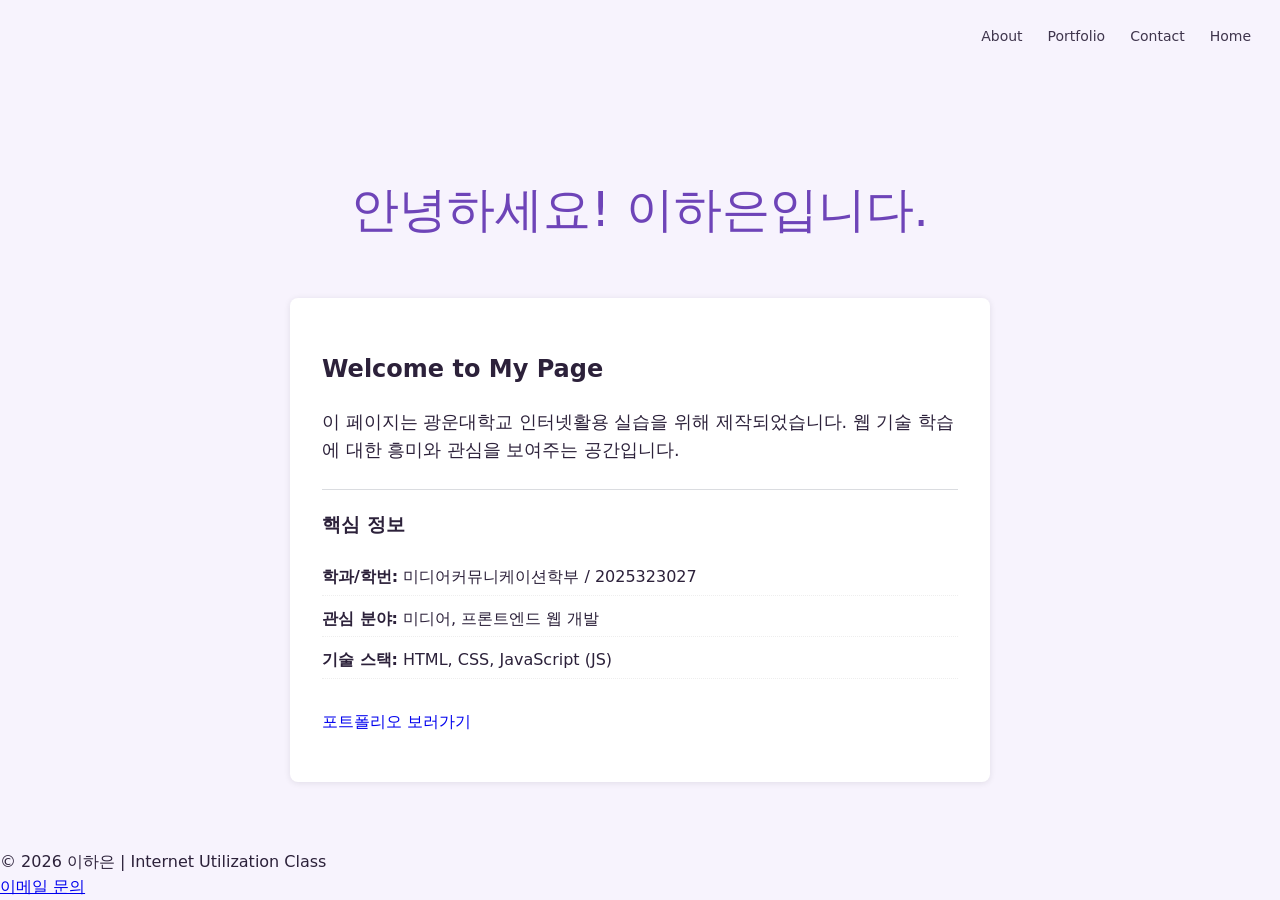
<file: index.html>
<!DOCTYPE html>
<html lang="ko">
<head>
  <meta charset="UTF-8" />
  <meta name="viewport" content="width=device-width, initial-scale=1.0"/>
  <title>이하은 홈 | 인터넷활용 실습</title>
  <link rel="stylesheet" href="style.css">
</head>
<body>
<header>
  <a href="about.html">About</a>
  <a href="portfolio.html">Portfolio</a>
  <a href="contact.html">Contact</a>
  <a href="index.html" class="google-sign-in-button">Home</a> 
</header>

<div class="main-content">
  
  <h1 class="main-title">안녕하세요! 이하은입니다.</h2>
  
  <section class="content-wrapper home-intro">
    <h2>Welcome to My Page</h2>
    
    <p style="font-size: 1.1rem; margin-bottom: 25px;">
        이 페이지는 광운대학교 인터넷활용 실습을 위해 제작되었습니다. 
        웹 기술 학습에 대한 흥미와 관심을 보여주는 공간입니다.
    </p>

    <hr style="border: 0; border-top: 1px solid var(--border); margin: 20px 0;">
    
    <h3>핵심 정보</h3>
    <ul class="clean-list">
      <li><strong>학과/학번:</strong> 미디어커뮤니케이션학부 / 2025323027</li>
      <li><strong>관심 분야:</strong> 미디어, 프론트엔드 웹 개발</li>
      <li><strong>기술 스택:</strong> HTML, CSS, JavaScript (JS)</li>
    </ul>
    
    <p style="margin-top: 30px;">
        <a href="portfolio.html" class="submit-button" style="text-decoration: none;">포트폴리오 보러가기</a>
    </p>
  </section>
</div>

<footer>
  <div class="footer-country">이하은 | Internet Utilization Class</div>
  <div class="footer-links">
    <div>
      <a href="mailto:haeunlee1234@gmail.com">이메일 문의</a>
    </div>
  </div>
</footer>
<script>
  const yearSpan = document.createElement('span');
  yearSpan.id = 'year';
  
  const footerCountry = document.querySelector('.footer-country');
  if (footerCountry && !document.getElementById('year')) {
      footerCountry.innerHTML = `&copy; <span id="year">${new Date().getFullYear()}</span> 이하은 | Internet Utilization Class`;
  } else if (document.getElementById('year')) {
      document.getElementById('year').textContent = new Date().getFullYear();
  }
</script>
</body>
</html>
</file>
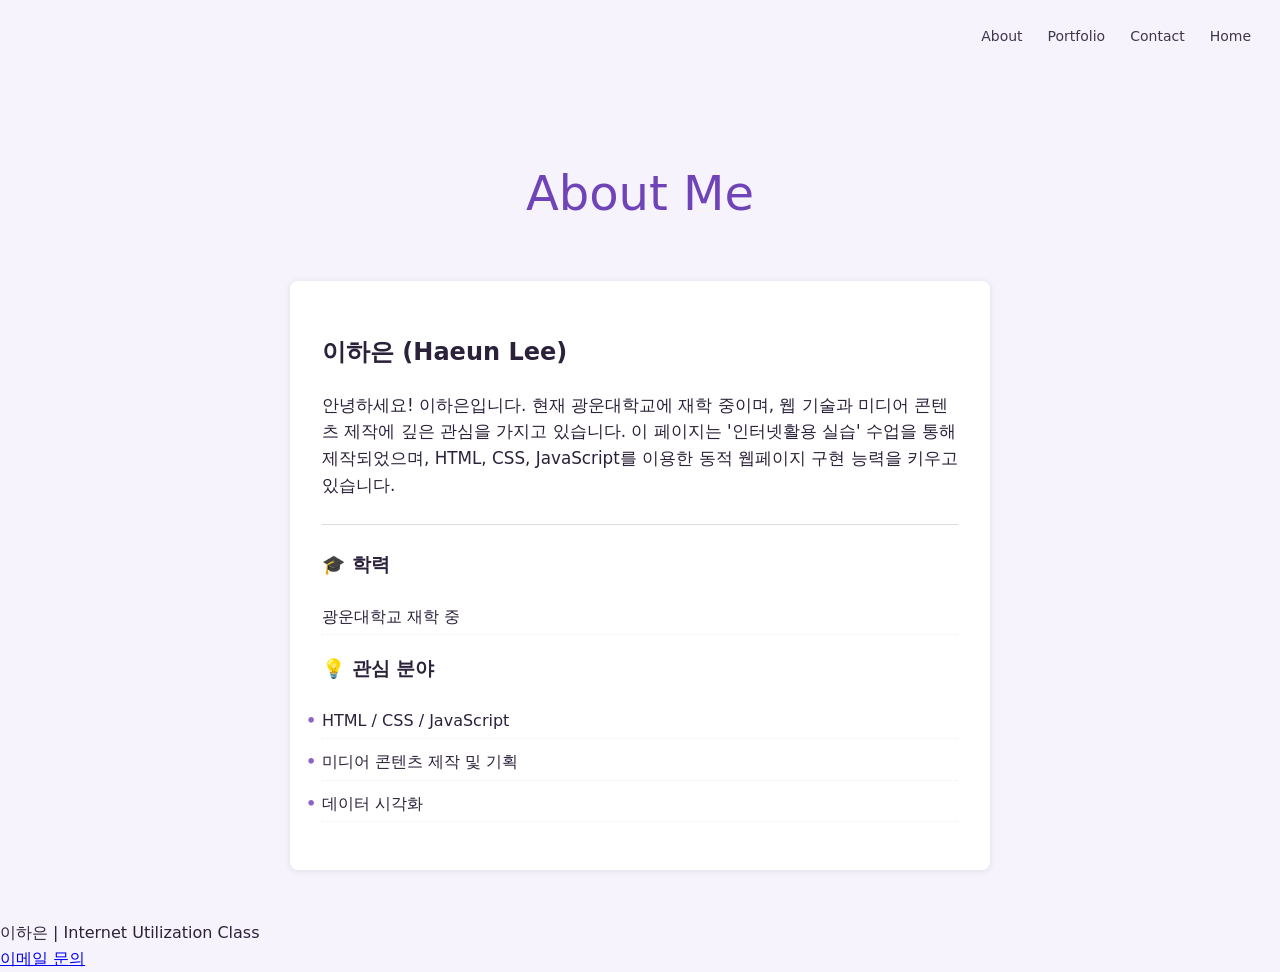
<file: about.html>
<!DOCTYPE html>
<html lang="ko">
<head>
  <meta charset="UTF-8" />
  <meta name="viewport" content="width=device-width, initial-scale=1.0"/>
  <title>이하은 소개 | 인터넷활용 실습</title>
  <link rel="stylesheet" href="style.css">
</head>
<body>
<header>
  <a href="about.html">About</a>
  <a href="portfolio.html">Portfolio</a>
  <a href="contact.html">Contact</a>
  <a href="index.html" class="google-sign-in-button">Home</a> 
</header>

<div class="main-content">
  
  <h1 class="main-title">About Me</h1>
  
  <section class="content-wrapper">
    <h2>이하은 (Haeun Lee)</h2>
    
    <p class="description-text">
        안녕하세요! 이하은입니다. 현재 광운대학교에 재학 중이며, 웹 기술과 미디어 콘텐츠 제작에 깊은 관심을 가지고 있습니다.
        이 페이지는 '인터넷활용 실습' 수업을 통해 제작되었으며, HTML, CSS, JavaScript를 이용한 동적 웹페이지 구현 능력을 키우고 있습니다.
    </p>

    <hr style="border: 0; border-top: 1px solid var(--border); margin: 25px 0;">

    <div class="info-section">
        <h3>🎓 학력</h3>
        <ul class="clean-list">
          <li>광운대학교 재학 중</li>
        </ul>
        
        <h3>💡 관심 분야</h3>
        <ul class="interest-list">
          <li>HTML / CSS / JavaScript</li>
          <li>미디어 콘텐츠 제작 및 기획</li>
          <li>데이터 시각화</li>
        </ul>
    </div>
  </section>
</div>

<footer>
  <div class="footer-country">이하은 | Internet Utilization Class</div>
  <div class="footer-links">
    <div>
      <a href="mailto:haeunlee1234@gmail.com">이메일 문의</a>
    </div>
  </div>
</footer>
<script>
  // 푸터 연도 표시 스크립트 (기존 코드에서 가져옴)
  // 이 스크립트를 사용하려면 <footer> 안에 <span id="year"></span> 요소가 있어야 합니다.
  const yearSpan = document.createElement('span');
  yearSpan.id = 'year';
  const smallTag = document.createElement('small');
  smallTag.innerHTML = '&copy; ';
  smallTag.appendChild(yearSpan);
  smallTag.innerHTML += ' 이름: 이하은';
</file>
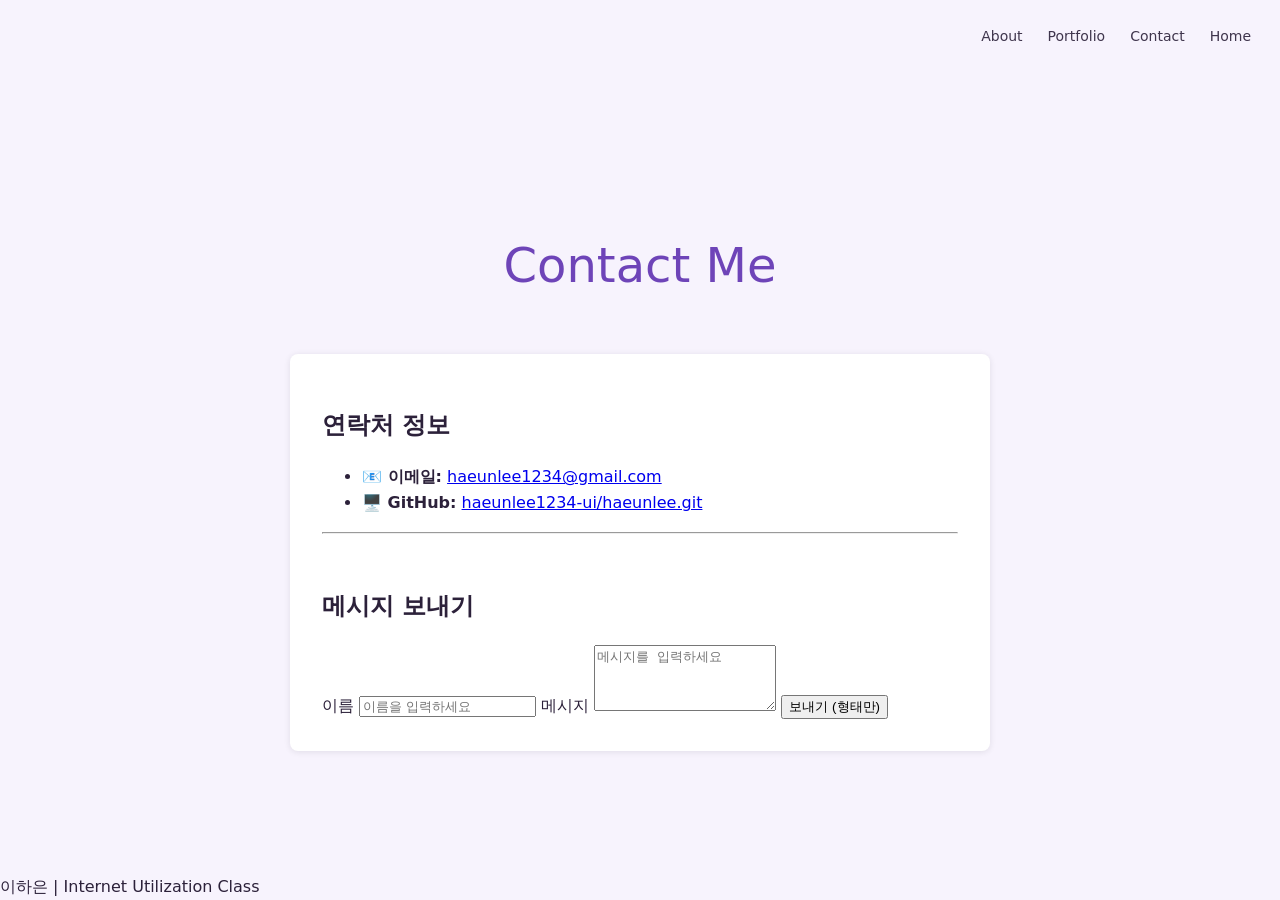
<file: contact.html>
<!DOCTYPE html>
<html lang="ko">
<head>
  <meta charset="UTF-8" />
  <meta name="viewport" content="width=device-width, initial-scale=1.0"/>
  <title>이하은 연락처 | 인터넷활용 실습</title>
  <link rel="stylesheet" href="style.css">
</head>
<body>
<header>
  <a href="about.html">About</a>
  <a href="portfolio.html">Portfolio</a>
  <a href="contact.html">Contact</a>
  <a href="index.html" class="google-sign-in-button">Home</a> 
</header>

<div class="main-content">
  
  <h1 class="main-title">Contact Me</h1>

  <section class="content-wrapper contact-page">
    <h2>연락처 정보</h2>
    
    <ul class="contact-info-list">
      <li>
        <strong>📧 이메일:</strong> 
        <a href="mailto:haeunlee1234@gmail.com">haeunlee1234@gmail.com</a>
      </li>
      <li>
        <strong>🖥️ GitHub:</strong> 
        <a href="https://github.com/haeunlee1234-ui/haeunlee.git" target="_blank">haeunlee1234-ui/haeunlee.git</a>
      </li>
    </ul>

    <hr>
    <br>
    
    <h2>메시지 보내기</h2>
    <form class="contact-form" onsubmit="return false;">
      <label for="name">이름</label>
      <input type="text" id="name" placeholder="이름을 입력하세요">
      
      <label for="message">메시지</label>
      <textarea id="message" rows="4" placeholder="메시지를 입력하세요"></textarea>
      
      <button type="submit" class="submit-button">보내기 (형태만)</button>
    </form>
  </section>
</div>

<footer>
  <div class="footer-country">이하은 | Internet Utilization Class</div>
  <div class="footer-
</file>
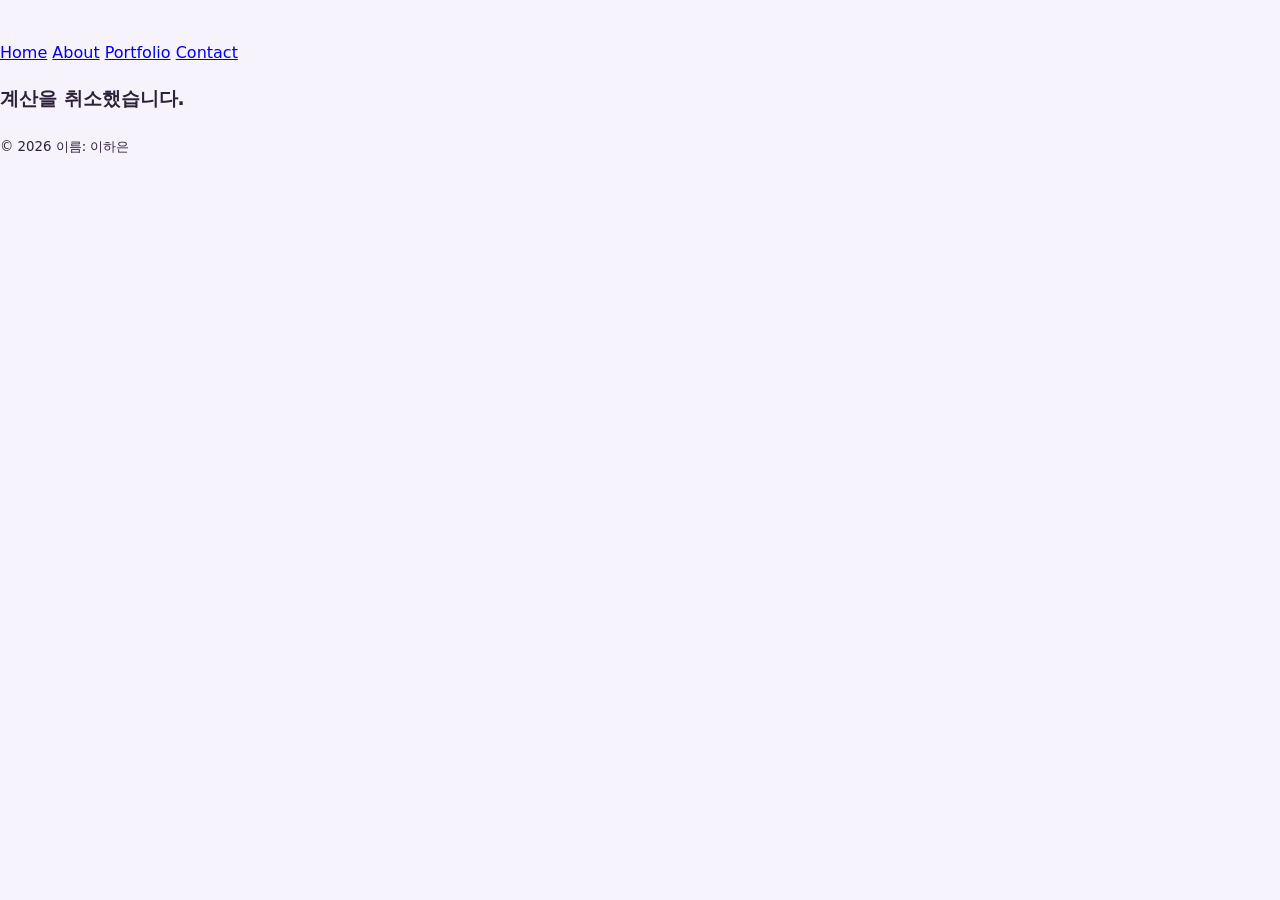
<file: dday.html>
<!DOCTYPE html>
<html lang="ko">
<head>
  <meta charset="UTF-8" />
  <meta name="viewport" content="width=device-width, initial-scale=1.0"/>
  <title>디데이</title>
  <link rel="stylesheet" href="style.css">
</head>
<body>
<header>
</header>
<nav>
  <a href="index.html">Home</a>
  <a href="about.html">About</a>
  <a href="portfolio.html">Portfolio</a>
  <a href="contact.html">Contact</a>
</nav>
<main class="container">
<section>
  <script>
    let now = new Date();
    let year = prompt("연도를 입력하세요", "2025");
    let month = prompt("월을 입력하세요", "11");
    let day = prompt("일을 입력하세요", "13");

     if (!year || !month || !day) {
      document.write("<h3>계산을 취소했습니다.</h3>");
    } else {
      let targetDate = new Date(year, month - 1, day); 
      let diffMs = targetDate.getTime() - now.getTime();
      let diffDay = Math.ceil(diffMs / (1000 * 60 * 60 * 24));
      document.write("<h3>목표 날짜: " + targetDate.toLocaleString() + "</h3>"); 

      if (diffDay === 0) {
        document.write("<h3> D-Day 입니다!</h3>");
      } else if (diffDay > 0) {
        document.write("<h3> D-" + diffDay + "일 남았습니다.</h3>");
      } else {
        document.write("<h3> D+" + Math.abs(diffDay) + "일 지났습니다.</h3>"); 
      }

      document.write("<hr>");
      document.write("<p>오늘 날짜: " + now.toLocaleString() + "</p>");
      document.write("<p><i>새로고침(F5)을 눌러 다시 계산할 수 있습니다.</i></p>");
    }
  </script>
</section>
</main>
<footer>
  <small>&copy; <span id="year"></span> 이름: 이하은</small>
</footer>
<script src="script.js"></script>
</body>
</html>
</file>
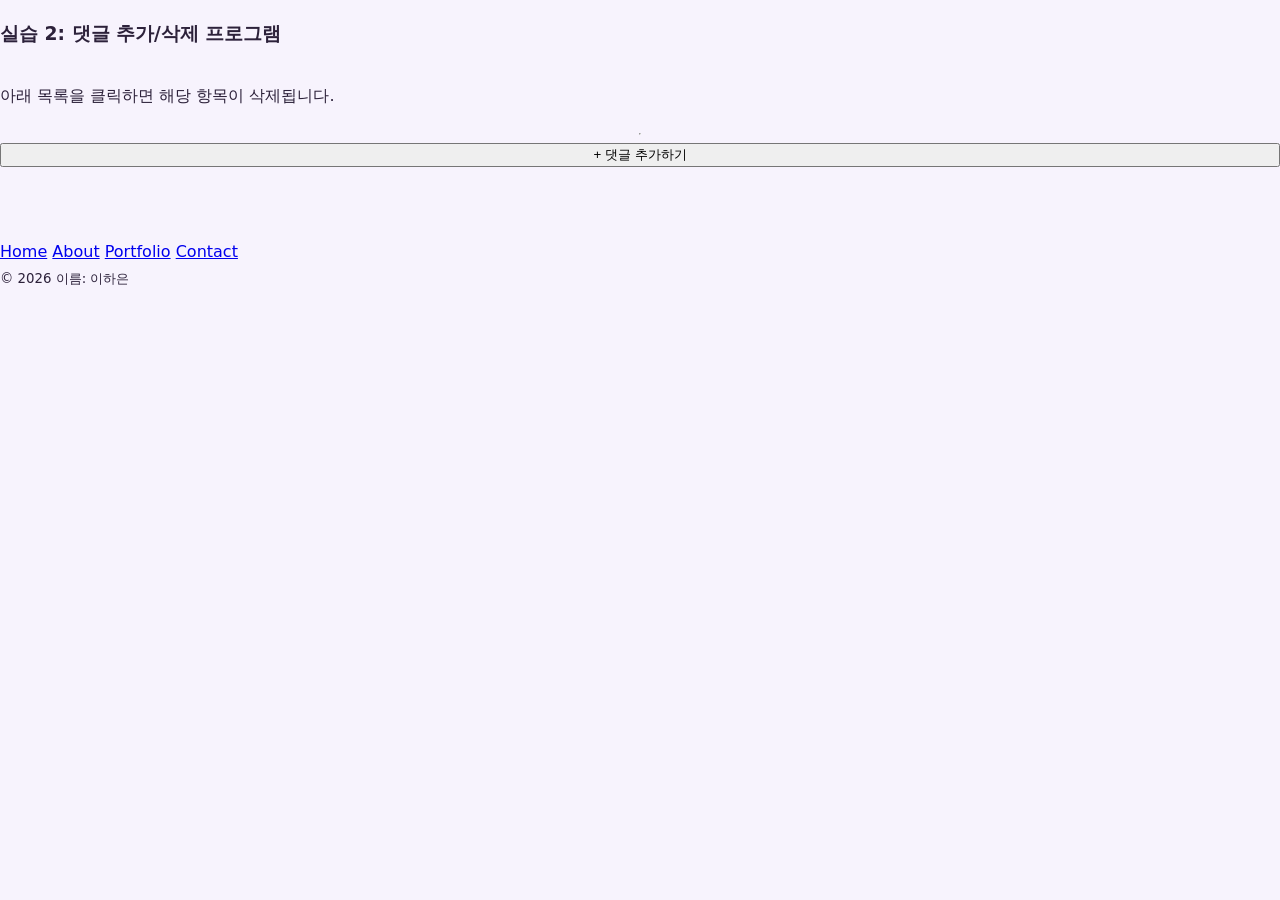
<file: dom_list.html>
<!DOCTYPE html>
<html lang="ko">
<head>
  <meta charset="UTF-8" />
  <meta name="viewport" content="width=device-width, initial-scale=1.0"/>
  <title>dom list</title>
  <link rel="stylesheet" href="style.css">
  <script>
     function addComment() {
            var inputStr = prompt("추가할 댓글 내용을 입력하세요:", "오늘 수업 너무 재밌어요!");
            if (inputStr == null || inputStr.trim() == "") {
                return; 
            }
            var parent = document.getElementById("commentList");
            var newLi = document.createElement("li");
            newLi.innerHTML = inputStr;
            newLi.onclick = function() {
                var p = this.parentElement; 
                p.removeChild(this);
            };
            parent.appendChild(newLi);
        }
  </script>
</head>
<body onload="addComment()">

    <h3>실습 2: 댓글 추가/삭제 프로그램</h3>
    <p>아래 목록을 클릭하면 해당 항목이 삭제됩니다.</p>
    <hr>

    <button onclick="addComment()">+ 댓글 추가하기</button>
    <ul id="commentList">
    </ul>
<header>
</header>
<nav>
  <a href="index.html">Home</a>
  <a href="about.html">About</a>
  <a href="portfolio.html">Portfolio</a>
  <a href="contact.html">Contact</a>
</nav>
<main class="container">
</main>
<footer>
  <small>&copy; <span id="year"></span> 이름: 이하은</small>
</footer>
<script src="script.js"></script>
</body>
</html>
</file>
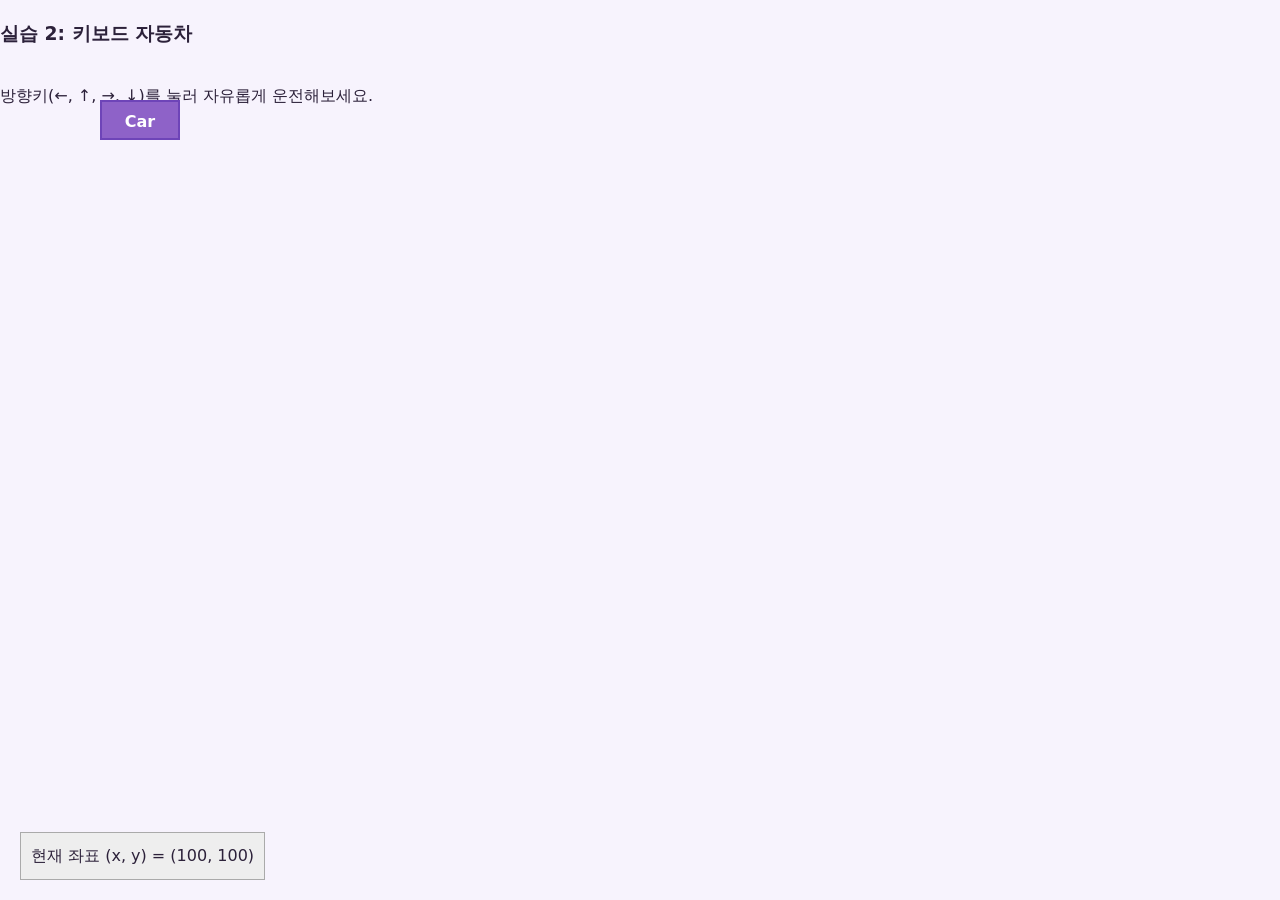
<file: event_car.html>
<!DOCTYPE html>
<html lang="ko">

<head>
    <meta charset="UTF-8">
    <title>
        키보드 자동차
    </title>
    <link rel="stylesheet" href="style.css">
    <style>
        body {
            height: 100vh;
            overflow: hidden;
        }

        #car {
            position: absolute;
            left: 100px;
            top: 100px;
            width: 80px;
            height: 40px;
            background-color: #8e62c8;
            border: 2px solid #6e44b8;
            color: white;
            font-weight: bold;
            text-align: center;
            line-height: 40px;
        }

        #info {
            position: fixed;
            bottom: 20px;
            left: 20px;
            padding: 10px;
            background: #eee;
            border: 1px solid #aaa;
        }
    </style>
    <script>
        var x = 100;
        var y = 100;
        var step = 10;

        window.onload = function () {
            var car = document.getElementById("car");
            var info = document.getElementById("info");
            document.onkeydown = function (e) {
                switch (e.keyCode) {
                    case 37:
                        x -= step;
                        break;
                    case 38:
                        y -= step;
                        break;
                    case 39:
                        x += step;
                        break;
                    case 40:
                        y += step;
                        break;
                }
                car.style.left = x + "px";
                car.style.top = y + "px";
                info.innerHTML = "현재 좌표 (x, y) = (" + x + ", " + y + ")";
            }
        }
    </script>
</head>

<body>
    <h3>실습 2: 키보드 자동차</h3>
    <p>방향키(←, ↑, →, ↓)를 눌러 자유롭게 운전해보세요.</p>
    <div id="car">Car</div>
    <div id="info">현재 좌표 (x, y) = (100, 100)</div>
</body>

</html>
</file>
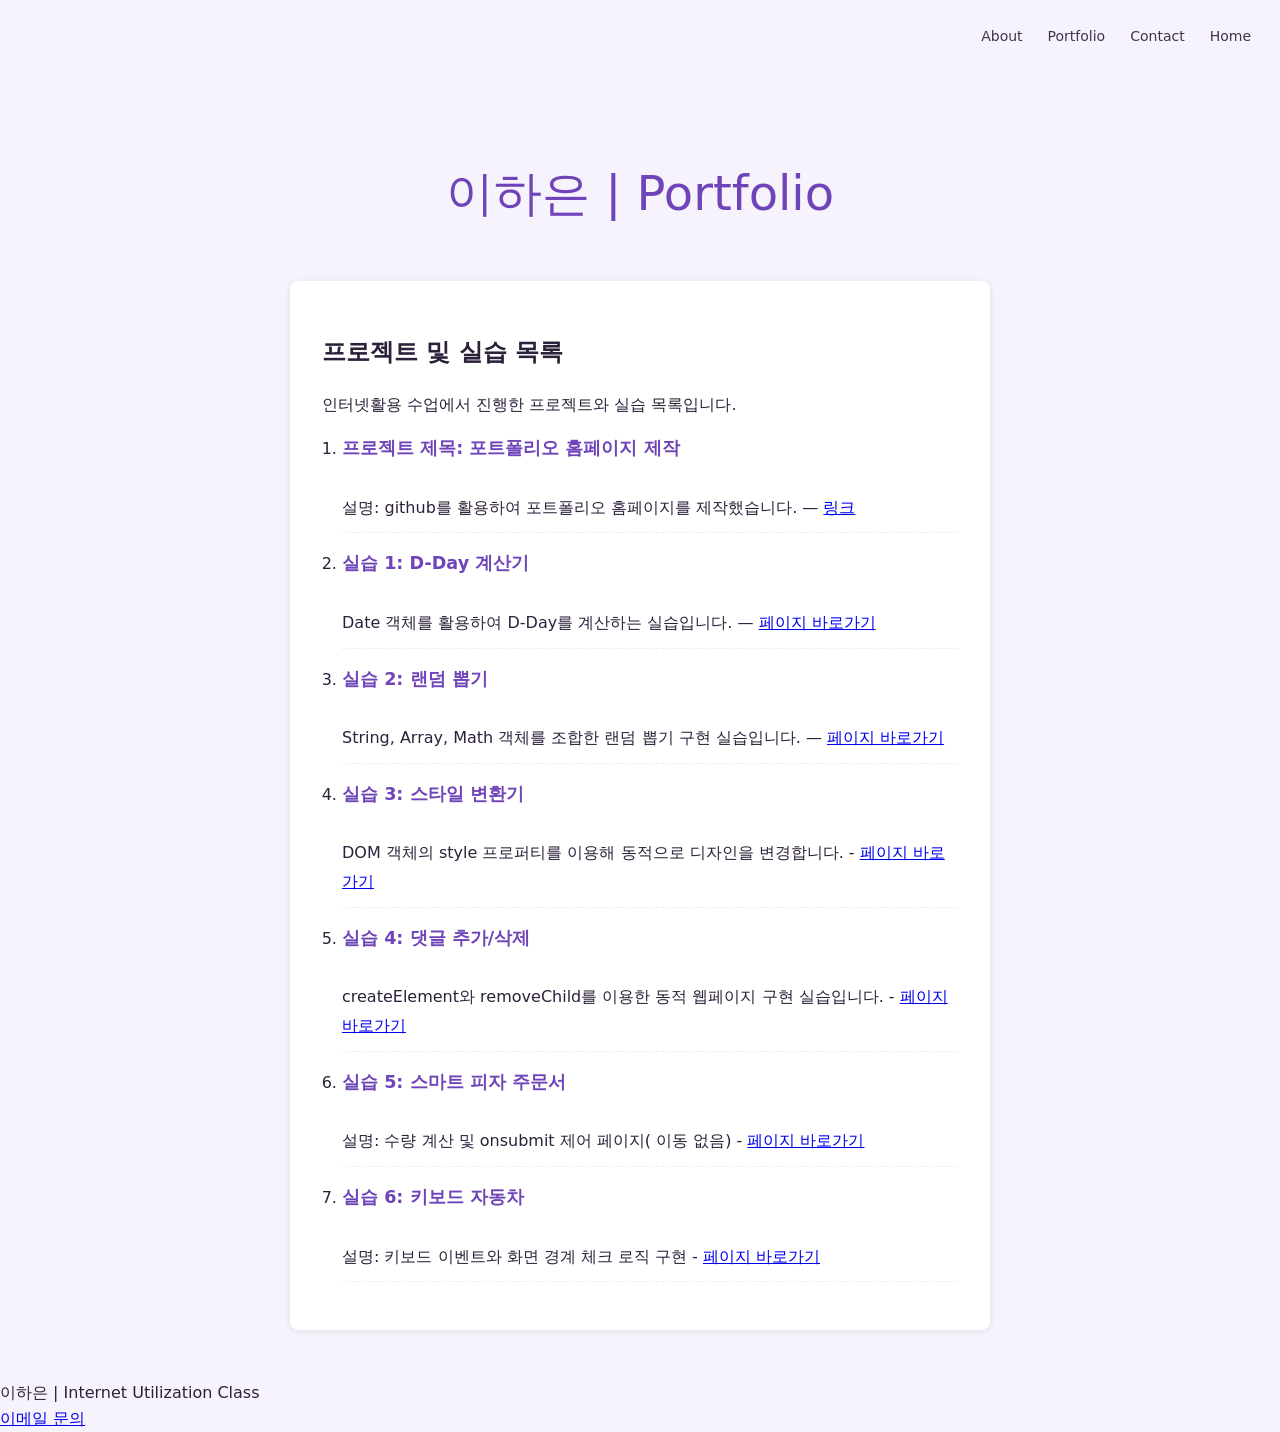
<file: portfolio.html>
<!DOCTYPE html>
<html lang="ko">

<head>
  <meta charset="UTF-8" />
  <meta name="viewport" content="width=device-width, initial-scale=1.0" />
  <title>이하은 포트폴리오 | 인터넷활용 실습</title>
  <link rel="stylesheet" href="style.css">
</head>

<body>
  <header>
    <a href="about.html">About</a>
    <a href="portfolio.html">Portfolio</a>
    <a href="contact.html">Contact</a>
    <a href="index.html" class="google-sign-in-button">Home</a>
  </header>

  <div class="main-content">

    <h1 class="main-title">이하은 | Portfolio</h1>

    <section class="content-wrapper">
      <h2>프로젝트 및 실습 목록</h2>
      <p>인터넷활용 수업에서 진행한 프로젝트와 실습 목록입니다.</p>

      <ol class="portfolio-list">
        <li>
          <strong>프로젝트 제목: 포트폴리오 홈페이지 제작</strong><br>
          설명: github를 활용하여 포트폴리오 홈페이지를 제작했습니다. — <a href="https://haeunlee1234-ui.github.io/haeunlee/"
            target="_blank">링크</a>
        </li>

        <li>
          <strong>실습 1: D-Day 계산기</strong><br>
          <span class="description">Date 객체를 활용하여 D-Day를 계산하는 실습입니다.</span>
          — <a href="dday.html">페이지 바로가기</a>
        </li>
        <li>
          <strong>실습 2: 랜덤 뽑기</strong><br>
          <span class="description">String, Array, Math 객체를 조합한 랜덤 뽑기 구현 실습입니다.</span>
          — <a href="random.html">페이지 바로가기</a>
        </li>
        <li>
          <strong>실습 3: 스타일 변환기</strong><br>
          <span class="description">DOM 객체의 style 프로퍼티를 이용해 동적으로 디자인을 변경합니다.</span>
          - <a href="dom_style.html">페이지 바로가기</a>
        </li>
        <li>
          <strong>실습 4: 댓글 추가/삭제</strong><br>
          <span class="description">createElement와 removeChild를 이용한 동적 웹페이지 구현 실습입니다.</span>
          - <a href="dom_list.html">페이지 바로가기</a>
        </li>
        <li>
          <strong>실습 5: 스마트 피자 주문서</strong><br>
          설명: 수량 계산 및 onsubmit 제어 페이지( 이동 없음)
          - <a href="event_order.html">페이지 바로가기</a>
        </li>
        <li>
          <strong>실습 6: 키보드 자동차</strong><br>
          설명: 키보드 이벤트와 화면 경계 체크 로직 구현
          - <a href="event_car.html">페이지 바로가기</a>
        </li>
      </ol>
    </section>
  </div>

  <footer>
    <div class="footer-country">이하은 | Internet Utilization Class</div>
    <div class="footer-links">
      <div>
        <a href="mailto:이메일주소">이메일 문의</a>
      </div>
    </div>
  </footer>
  <script>
    document.getElementById('year').textContent = new Date().getFullYear();
  </script>
</body>

</html>
</file>
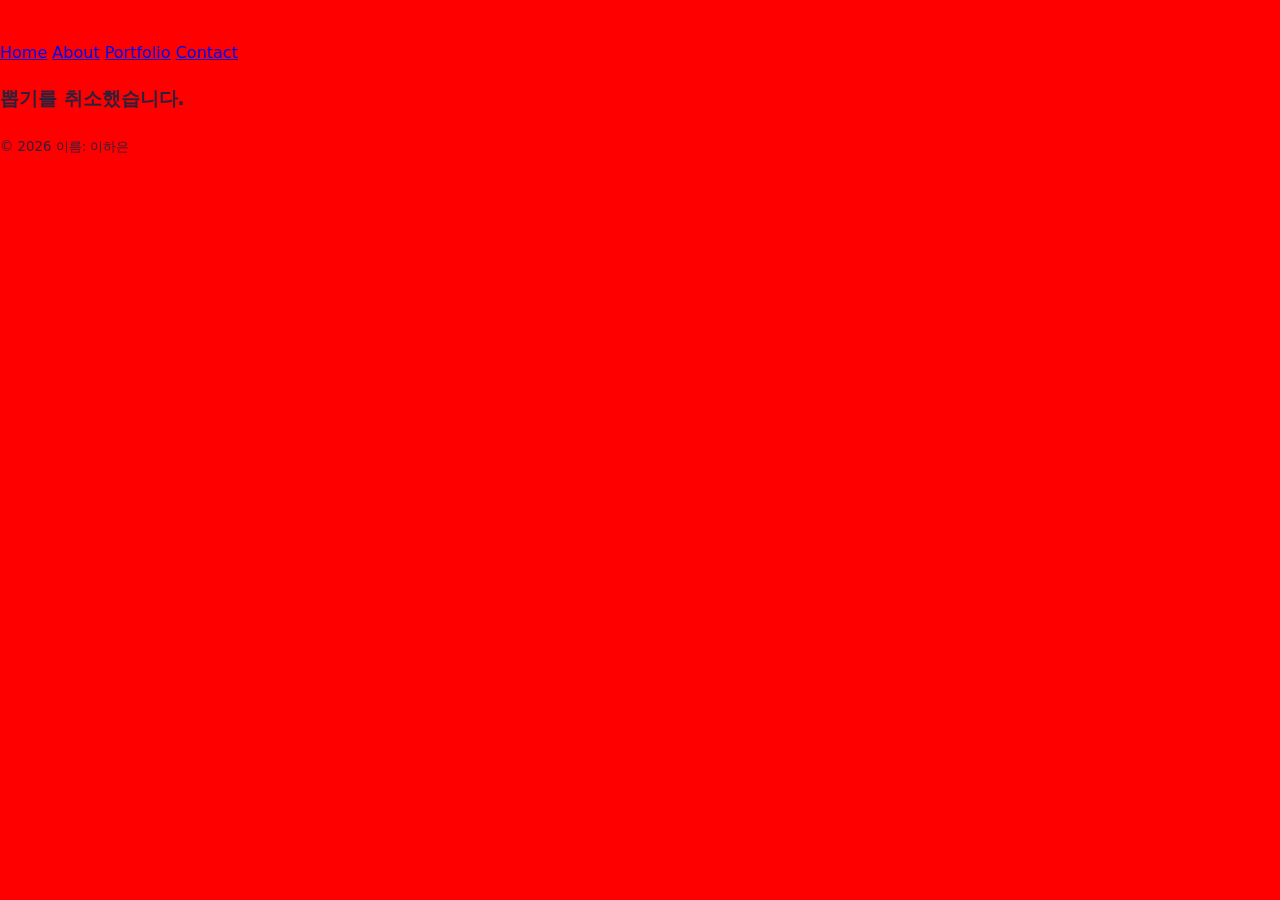
<file: random.html>
<!DOCTYPE html>
<html lang="ko">
<head>
  <meta charset="UTF-8" />
  <meta name="viewport" content="width=device-width, initial-scale=1.0"/>
  <title>랜덤 뽑기
  </title>
  <link rel="stylesheet" href="style.css">
</head>
<body>
<header>
</header>
<nav>
  <a href="index.html">Home</a>
  <a href="about.html">About</a>
  <a href="portfolio.html">Portfolio</a>
  <a href="contact.html">Contact</a>
</nav>
<main class="container">
<section>
  <script>
    let defaultList = "제육볶음,돈까스,순대국,김치찌개,햄버거,초밥,파스타,샐러드,떡볶이,마라탕,사과,바나나,딸기,수박";
    let inputString = prompt("항목을 콤마로 구분하여 입력하세요. (예: 짜장면, 짬뽕, 제육볶음)", "짜장면, 짬뽕, 제육볶음")

    if (!inputString) {
      document.write("<h3>뽑기를 취소했습니다.</h3>");
      document.body.style.backgroundColor = "red"

    } else { 
      let items = inputString.split(','); 
      let index = Math.floor(Math.random() * items.length); 
      document.write("<h3>입력한 항목 (총 " + items.length + "개):</h3>");
      document.write("<p>" + inputString + "</p>");
      document.write("<hr>");
      document.write("<h3> 당신의 선택은...</h3>");
      let choice = items[index].trim();

      document.write("<h1> " + choice + " !!!!</h1>");
      document.write("<p><i>새로고침(F5)을 눌러 다시 뽑을 수 있습니다.</i></p>");
    }
  </script>
</section>
</main>
<footer>
  <small>&copy; <span id="year"></span> 이름: 이하은</small>
</footer>
<script src="script.js"></script>
</body>
</html>
</file>
<file: style.css>
:root {
  --primary: #8e62c8;
  --primary-dark: #6e44b8;
  --bg: #f7f3fd;
  --text: #2c213a;
  --gray-text: #70757a;
  --border: #dadce0;
}

* { box-sizing: border-box; }
body {
  margin: 0;
  font-family: system-ui, -apple-system, "Segoe UI", Roboto, "Noto Sans KR", Arial, sans-serif;
  background: var(--bg);
  color: var(--text);
  line-height: 1.6;
  
  display: flex;
  flex-direction: column;
  min-height: 100vh;
}

.description-text {
  font-size: 1.05rem;
  color: var(--text);
  margin-bottom: 20px;
}

.clean-list, .interest-list {
  list-style: none;
  padding-left: 0;
  margin-top: 10px;
}

.clean-list li, .interest-list li {
  padding: 5px 0;
  margin-bottom: 5px;
  border-bottom: 1px dotted #eee;
  font-size: 1rem;
}

.interest-list li:before {
  content: "•";
  color: var(--primary);
  font-weight: bold;
  display: inline-block;
  width: 1em;
  margin-left: -1em;
}

.info-section {
  margin-top: 20px;
}

header {
  padding: 1.25rem 1.5rem;
  text-align: right;
  background: none; 
  color: var(--text);
  display: flex;
  justify-content: flex-end;
  align-items: center;
}
header a {
  color: var(--text);
  text-decoration: none;
  font-size: 0.875rem;
  margin-left: 15px;
  padding: 5px;
  opacity: 0.9;
}
header a:hover { text-decoration: underline; }

.main-content {
  flex-grow: 1; 
  display: flex;
  flex-direction: column;
  align-items: center;
  justify-content: center;
  padding: 50px 20px;
}

.main-title {
  font-size: 3rem;
  font-weight: 300;
  margin-bottom: 30px;
  text-align: center;
  color: var(--primary-dark); 
}

.content-wrapper {
  width: 100%;
  max-width: 700px;
  padding: 2rem;
  background: #ffffff;
  border-radius: 8px;
  box-shadow: 0 1px 6px rgba(32,33,36,.1);
  margin-top: 20px;
  text-align: left;
}

.portfolio-list {
  padding-left: 20px;
  line-height: 1.8;
}
.portfolio-list li {
  margin-bottom: 15px;
  border-bottom: 1px dashed #eee;
  padding-bottom: 10px;
}
.portfolio-list strong {
  display: block;
  font-size: 1.1em;
  color: var(--primary-dark);
  margin-
</file>
